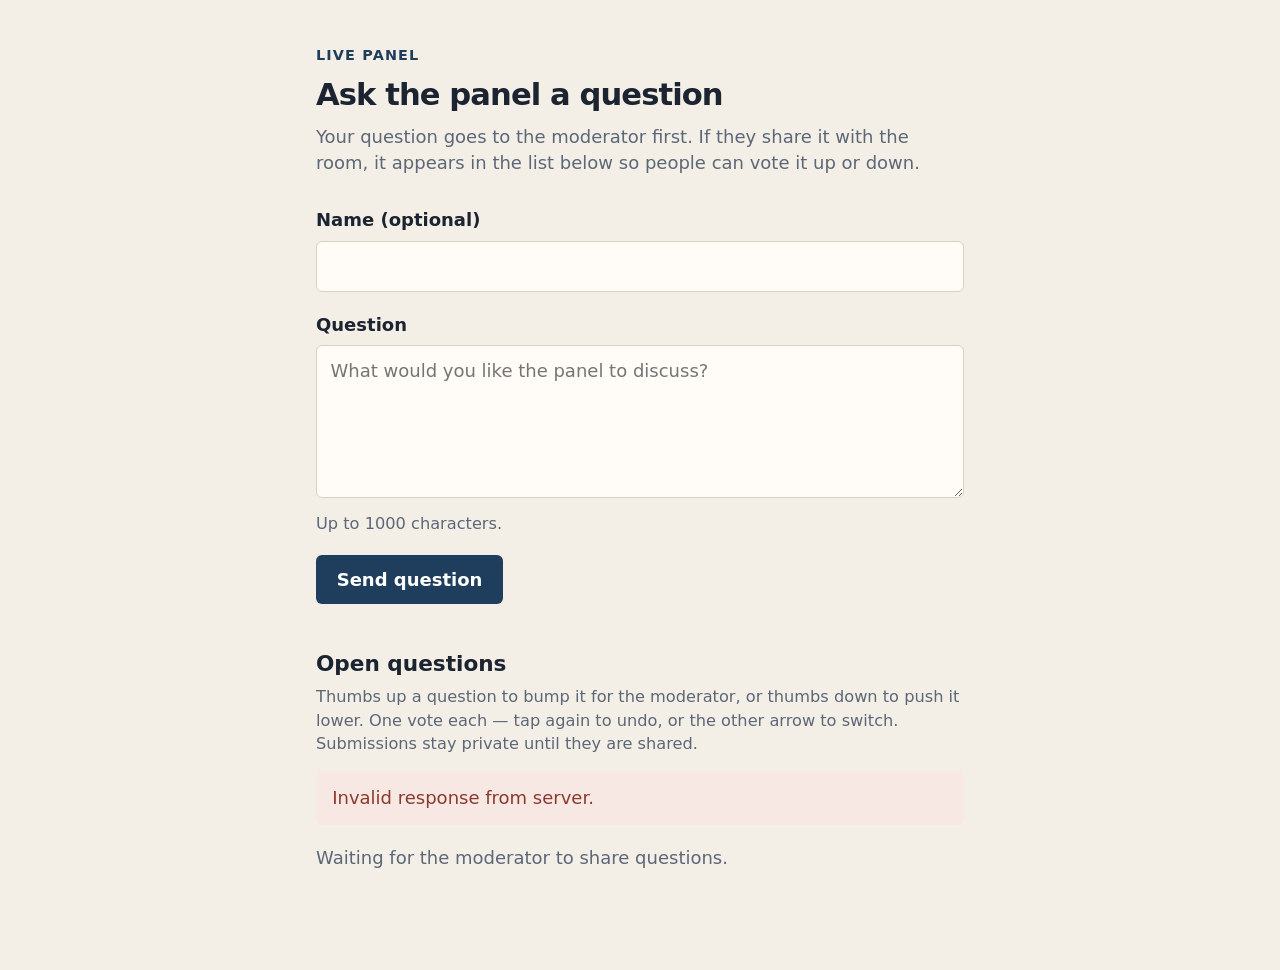
<file: index.html>
<!DOCTYPE html>
<html lang="en">
  <head>
    <meta charset="utf-8" />
    <meta name="viewport" content="width=device-width, initial-scale=1" />
    <title>CSCD Panel Q&amp;A</title>
    <link rel="stylesheet" href="css/style.css" />
  </head>
  <body>
    <main class="wrap">
      <header class="page-head">
        <span class="kicker">Live panel</span>
        <h1>Ask the panel a question</h1>
        <p>
          Your question goes to the moderator first. If they share it with the
          room, it appears in the list below so people can vote it up or down.
        </p>
      </header>

      <p id="status" class="banner" hidden role="status"></p>

      <form id="question-form">
        <div class="field">
          <label for="name">Name (optional)</label>
          <input
            id="name"
            name="name"
            type="text"
            maxlength="100"
            autocomplete="name"
          />
        </div>
        <div class="field">
          <label for="body">Question</label>
          <textarea
            id="body"
            name="body"
            required
            maxlength="1000"
            placeholder="What would you like the panel to discuss?"
          ></textarea>
          <p class="hint">Up to 1000 characters.</p>
        </div>
        <div class="actions">
          <button type="submit" id="submit-btn">Send question</button>
        </div>
      </form>

      <section class="section-head" aria-labelledby="wall-heading">
        <h2 id="wall-heading">Open questions</h2>
        <p class="hint">Thumbs up a question to bump it for the moderator, or thumbs down to push it lower. One vote each — tap again to undo, or the other arrow to switch. Submissions stay private until they are shared.</p>
      </section>
      <p id="wall-status" class="banner" hidden role="status"></p>
      <p id="wall-empty" class="empty">Waiting for the moderator to share questions.</p>
      <div id="wall-list" class="wall-list"></div>
    </main>
    <script src="js/submit.js"></script>
    <script src="js/wall.js"></script>
  </body>
</html>
</file>
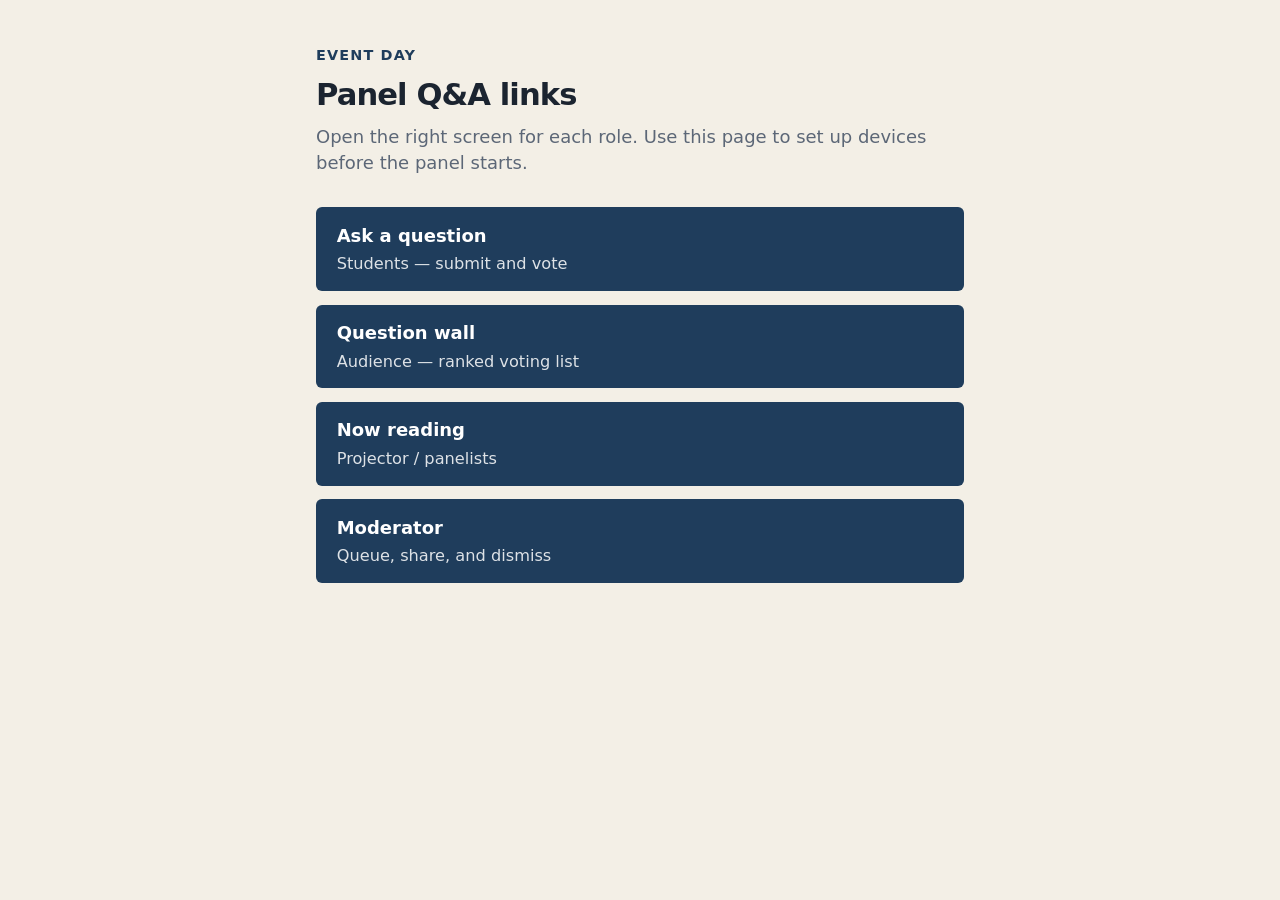
<file: dashboard.html>
<!DOCTYPE html>
<html lang="en">
  <head>
    <meta charset="utf-8" />
    <meta name="viewport" content="width=device-width, initial-scale=1" />
    <title>Event day — CSCD Panel</title>
    <link rel="stylesheet" href="css/style.css?v=2" />
    <style>
      /* Keep nav buttons self-contained so a stale cached style.css still works on cPanel. */
      .dash-nav {
        display: flex;
        flex-direction: column;
        gap: 0.75rem;
      }
      .dash-nav a {
        display: block;
        text-decoration: none;
        background: var(--navy, #1f3d5c);
        color: #fff;
        border-radius: 6px;
        padding: 0.85rem 1.15rem;
      }
      .dash-nav a:hover {
        background: var(--navy-hover, #163049);
      }
      .dash-nav a:focus-visible {
        outline: 2px solid var(--navy, #1f3d5c);
        outline-offset: 2px;
      }
      .dash-nav .dash-label {
        display: block;
        font-weight: 650;
      }
      .dash-nav .dash-role {
        display: block;
        margin-top: 0.2rem;
        font-size: 0.9rem;
        opacity: 0.85;
      }
    </style>
  </head>
  <body>
    <main class="wrap">
      <header class="page-head">
        <span class="kicker">Event day</span>
        <h1>Panel Q&amp;A links</h1>
        <p>Open the right screen for each role. Use this page to set up devices before the panel starts.</p>
      </header>

      <nav class="dash-nav" aria-label="Panel sections">
        <a href="index.html">
          <span class="dash-label">Ask a question</span>
          <span class="dash-role">Students — submit and vote</span>
        </a>
        <a href="wall.html">
          <span class="dash-label">Question wall</span>
          <span class="dash-role">Audience — ranked voting list</span>
        </a>
        <a href="display.html">
          <span class="dash-label">Now reading</span>
          <span class="dash-role">Projector / panelists</span>
        </a>
        <a href="moderator.html">
          <span class="dash-label">Moderator</span>
          <span class="dash-role">Queue, share, and dismiss</span>
        </a>
      </nav>
    </main>
  </body>
</html>
</file>
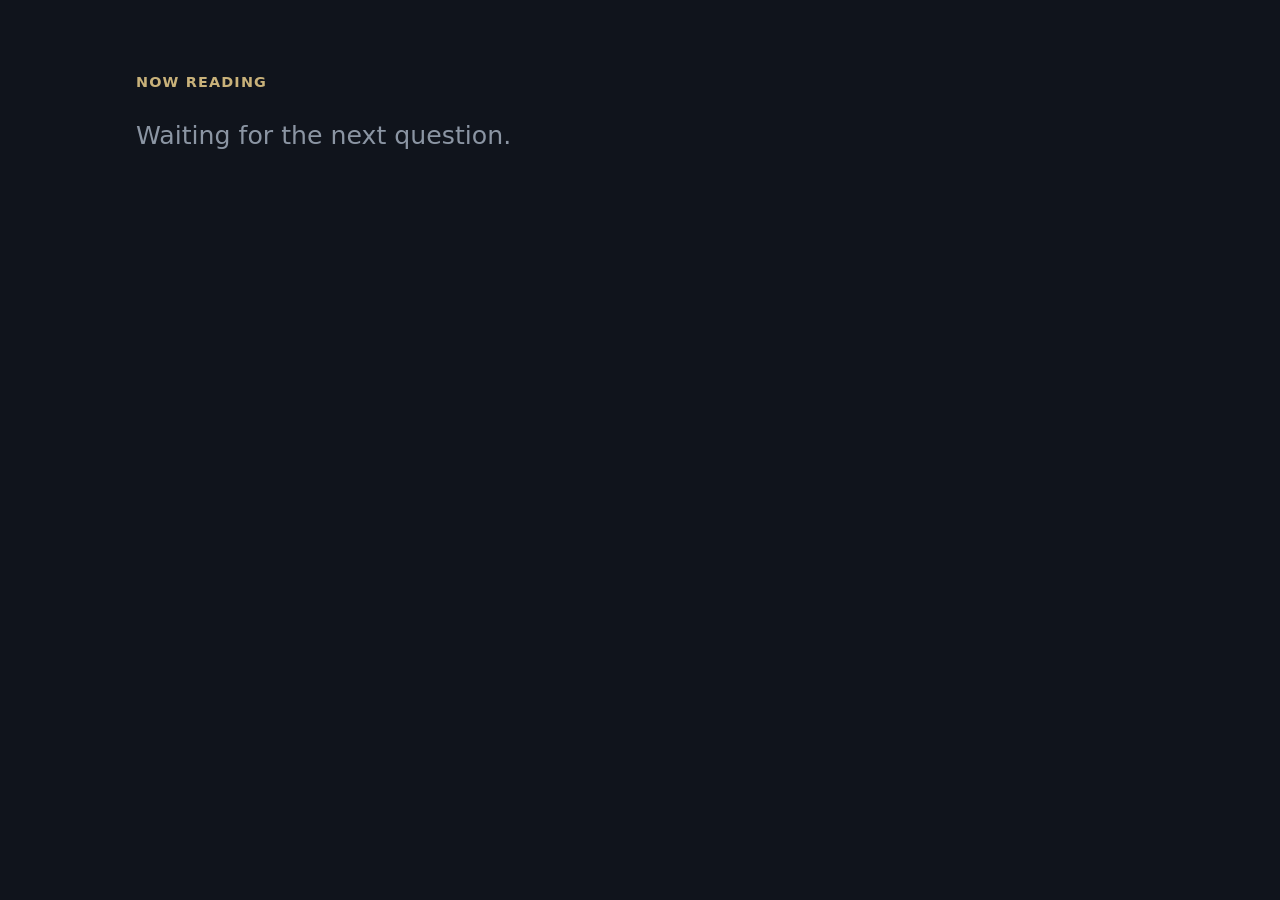
<file: display.html>
<!DOCTYPE html>
<html lang="en">
  <head>
    <meta charset="utf-8" />
    <meta name="viewport" content="width=device-width, initial-scale=1" />
    <title>Now reading — CSCD Panel</title>
    <link rel="stylesheet" href="css/style.css" />
  </head>
  <body class="display">
    <main class="wrap">
      <span class="kicker">Now reading</span>
      <p id="display-empty" class="empty-display">Waiting for the next question.</p>
      <section id="display-card" hidden>
        <h1 id="display-body"></h1>
        <p id="display-who" class="who"></p>
      </section>
    </main>
    <script src="js/display.js"></script>
  </body>
</html>
</file>
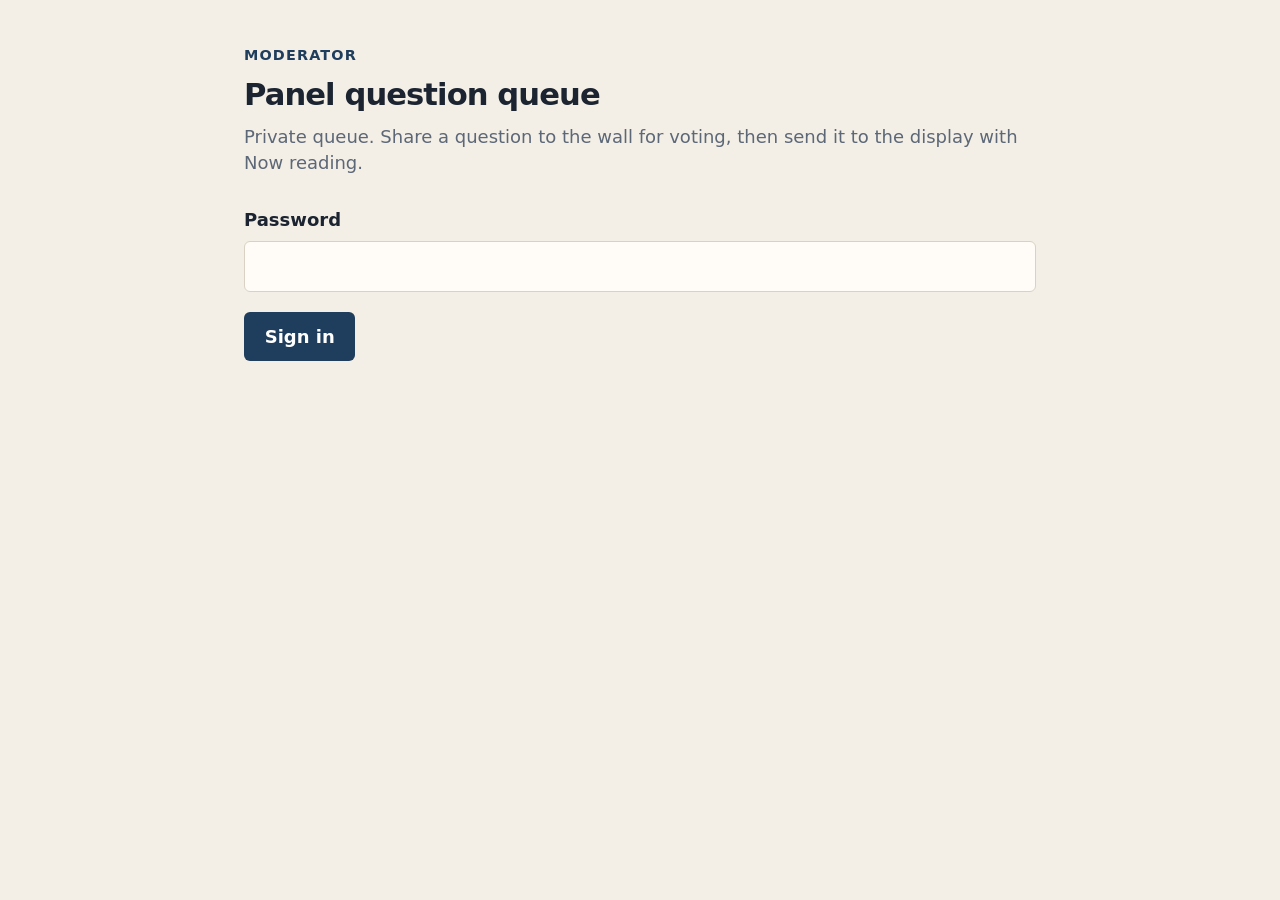
<file: moderator.html>
<!DOCTYPE html>
<html lang="en">
  <head>
    <meta charset="utf-8" />
    <meta name="viewport" content="width=device-width, initial-scale=1" />
    <title>Moderator — CSCD Panel Q&amp;A</title>
    <link rel="stylesheet" href="css/style.css" />
  </head>
  <body class="moderator">
    <main class="wrap">
      <header class="page-head">
        <span class="kicker">Moderator</span>
        <h1>Panel question queue</h1>
        <p>Private queue. Share a question to the wall for voting, then send it to the display with Now reading.</p>
      </header>

      <p id="status" class="banner" hidden role="status"></p>

      <section id="login-panel" class="panel">
        <form id="login-form">
          <div class="field">
            <label for="password">Password</label>
            <input
              id="password"
              name="password"
              type="password"
              required
              autocomplete="current-password"
            />
          </div>
          <div class="actions">
            <button type="submit" id="login-btn">Sign in</button>
          </div>
        </form>
      </section>

      <section id="queue-panel" class="panel" hidden>
        <div class="mod-bar">
          <div>
            <h2>Pending</h2>
            <p class="live">Updates every few seconds</p>
          </div>
          <button type="button" class="secondary" id="logout-btn">Sign out</button>
        </div>

        <p id="pending-empty" class="empty" hidden>No questions waiting.</p>
        <div id="pending-list"></div>

        <details class="handled">
          <summary>Already handled (<span id="handled-count">0</span>)</summary>
          <p id="handled-empty" class="empty" hidden>Nothing marked asked or dismissed yet.</p>
          <div id="handled-list"></div>
        </details>
      </section>
    </main>
    <script src="js/moderator.js"></script>
  </body>
</html>
</file>
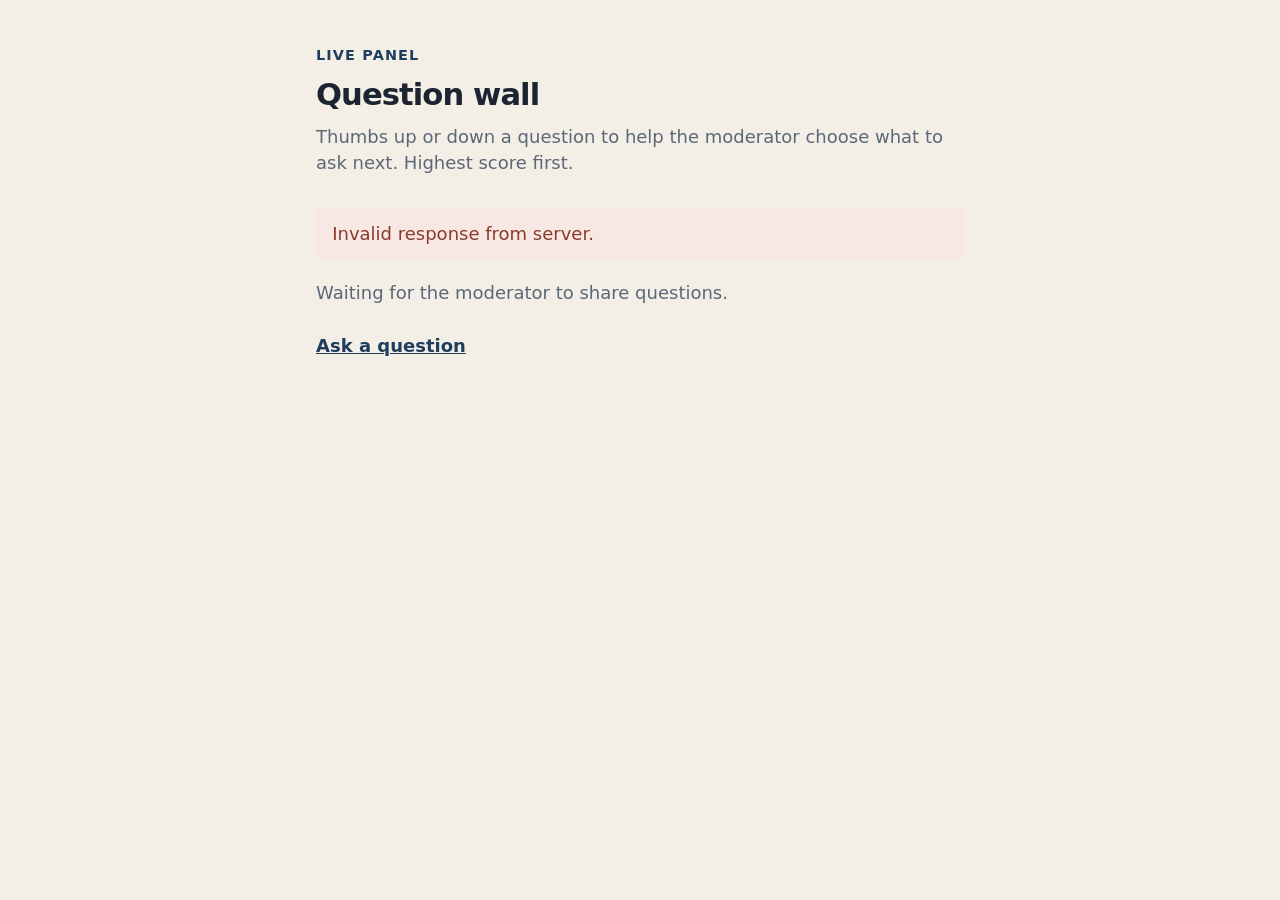
<file: wall.html>
<!DOCTYPE html>
<html lang="en">
  <head>
    <meta charset="utf-8" />
    <meta name="viewport" content="width=device-width, initial-scale=1" />
    <title>Question wall — CSCD Panel</title>
    <link rel="stylesheet" href="css/style.css" />
  </head>
  <body>
    <main class="wrap">
      <header class="page-head">
        <span class="kicker">Live panel</span>
        <h1>Question wall</h1>
        <p>Thumbs up or down a question to help the moderator choose what to ask next. Highest score first.</p>
      </header>

      <p id="wall-status" class="banner" hidden role="status"></p>
      <p id="wall-empty" class="empty">Waiting for the moderator to share questions.</p>
      <div id="wall-list" class="wall-list"></div>
      <p class="ask-link"><a href="index.html">Ask a question</a></p>
    </main>
    <script src="js/wall.js"></script>
  </body>
</html>
</file>
<file: css/style.css>
:root {
  --ink: #1b2430;
  --muted: #5c6777;
  --paper: #f3efe6;
  --card: #fffcf7;
  --navy: #1f3d5c;
  --navy-hover: #163049;
  --line: #d9d1c3;
  --danger: #8a3b2d;
  --ok: #246644;
  --ok-bg: #e5f4ea;
  --err-bg: #f8e8e4;
}

* {
  box-sizing: border-box;
}

html {
  font-size: 18px;
}

body {
  margin: 0;
  font-family: "Segoe UI", system-ui, -apple-system, sans-serif;
  background: var(--paper);
  color: var(--ink);
  line-height: 1.45;
}

.wrap {
  width: min(36rem, calc(100% - 2rem));
  margin: 0 auto;
  padding: 2.5rem 0 4rem;
}

body.moderator .wrap {
  width: min(44rem, calc(100% - 2rem));
}

header.page-head {
  margin-bottom: 1.75rem;
}

header.page-head p {
  margin: 0.35rem 0 0;
  color: var(--muted);
}

h1 {
  margin: 0;
  font-size: 1.7rem;
  font-weight: 650;
  letter-spacing: -0.03em;
}

.kicker {
  display: block;
  margin-bottom: 0.4rem;
  font-size: 0.8rem;
  font-weight: 650;
  letter-spacing: 0.08em;
  text-transform: uppercase;
  color: var(--navy);
}

label {
  display: block;
  font-weight: 650;
  margin: 0 0 0.4rem;
}

.field {
  margin-bottom: 1.1rem;
}

.hint {
  margin: 0.35rem 0 0;
  color: var(--muted);
  font-size: 0.9rem;
}

input[type="text"],
input[type="password"],
textarea {
  width: 100%;
  font: inherit;
  color: var(--ink);
  background: var(--card);
  border: 1px solid var(--line);
  border-radius: 6px;
  padding: 0.65rem 0.75rem;
}

input:focus,
textarea:focus,
button:focus-visible {
  outline: 2px solid var(--navy);
  outline-offset: 2px;
}

textarea {
  min-height: 8.5rem;
  resize: vertical;
}

.actions {
  display: flex;
  flex-wrap: wrap;
  gap: 0.6rem;
  align-items: center;
}

button {
  font: inherit;
  font-weight: 650;
  background: var(--navy);
  color: #fff;
  border: 0;
  border-radius: 6px;
  padding: 0.65rem 1.15rem;
  cursor: pointer;
}

button:hover {
  background: var(--navy-hover);
}

button:disabled {
  opacity: 0.6;
  cursor: not-allowed;
}

button.secondary {
  background: transparent;
  color: var(--ink);
  border: 1px solid var(--line);
}

button.secondary:hover {
  background: #ebe6dc;
}

.banner {
  margin: 0 0 1.1rem;
  padding: 0.75rem 0.9rem;
  border-radius: 6px;
}

.banner.ok {
  background: var(--ok-bg);
  color: var(--ok);
}

.banner.err {
  background: var(--err-bg);
  color: var(--danger);
}

.banner[hidden],
.panel[hidden] {
  display: none;
}

.mod-bar {
  display: flex;
  justify-content: space-between;
  gap: 1rem;
  align-items: baseline;
  margin-bottom: 1.25rem;
}

.mod-bar h2 {
  margin: 0;
  font-size: 1.15rem;
}

.live {
  color: var(--muted);
  font-size: 0.9rem;
}

.question {
  background: var(--card);
  border: 1px solid var(--line);
  border-radius: 8px;
  padding: 1rem 1.1rem 1.05rem;
  margin-bottom: 0.85rem;
}

.question header {
  display: flex;
  justify-content: space-between;
  gap: 0.75rem;
  color: var(--muted);
  font-size: 0.9rem;
}

.question .who {
  font-weight: 650;
  color: var(--ink);
}

.question .body {
  margin: 0.5rem 0 0.95rem;
  font-size: 1.35rem;
  font-weight: 500;
  letter-spacing: -0.02em;
  white-space: pre-wrap;
}

.question .badge {
  margin: 0.5rem 0 0;
  font-size: 0.8rem;
  font-weight: 650;
  letter-spacing: 0.04em;
  text-transform: uppercase;
  color: var(--muted);
}

.badge-row {
  display: flex;
  flex-wrap: wrap;
  gap: 0.4rem;
  margin: 0.15rem 0 0.55rem;
}

.pill {
  display: inline-block;
  font-size: 0.75rem;
  font-weight: 650;
  letter-spacing: 0.04em;
  text-transform: uppercase;
  padding: 0.15rem 0.45rem;
  border-radius: 999px;
  background: #ebe6dc;
  color: var(--muted);
}

.pill.on {
  background: #dce7f2;
  color: var(--navy);
}

.pill.live {
  background: #e4f3ea;
  color: var(--ok);
}

.vote-count {
  color: var(--muted);
  font-weight: 650;
  font-variant-numeric: tabular-nums;
}

.q-row {
  display: grid;
  grid-template-columns: 3.6rem 1fr;
  gap: 0.85rem;
  align-items: start;
}

.vote-box {
  display: flex;
  flex-direction: column;
  align-items: center;
  gap: 0.2rem;
  padding-top: 0.15rem;
}

.vote-box .count {
  font-size: 1.15rem;
  font-weight: 700;
  font-variant-numeric: tabular-nums;
  line-height: 1;
}

.vote-box button {
  padding: 0.2rem 0.5rem;
  min-width: 2.6rem;
  font-size: 0.95rem;
  line-height: 1.1;
}

.vote-box .count {
  margin: 0.15rem 0;
}

.vote-box button[data-vote="1"][aria-pressed="true"] {
  background: var(--navy);
  border-color: var(--navy);
  color: #fff;
}

.vote-box button[data-vote="-1"][aria-pressed="true"] {
  background: var(--danger);
  border-color: var(--danger);
  color: #fff;
}

.wall-list {
  margin-top: 0.5rem;
}

.ask-link {
  margin: 0.75rem 0 0;
}

.ask-link a {
  color: var(--navy);
  font-weight: 650;
}

.dash-nav {
  display: flex;
  flex-direction: column;
  gap: 0.75rem;
}

.dash-nav a {
  display: block;
  text-decoration: none;
  background: var(--navy);
  color: #fff;
  border-radius: 6px;
  padding: 0.85rem 1.15rem;
}

.dash-nav a:hover {
  background: var(--navy-hover);
}

.dash-nav a:focus-visible {
  outline: 2px solid var(--navy);
  outline-offset: 2px;
}

.dash-nav .dash-label {
  display: block;
  font-weight: 650;
}

.dash-nav .dash-role {
  display: block;
  margin-top: 0.2rem;
  font-size: 0.9rem;
  opacity: 0.85;
}

body.display {
  min-height: 100vh;
  background: #10141c;
  color: #f4f1ea;
}

body.display .wrap {
  width: min(56rem, calc(100% - 2.5rem));
  padding: 8vh 0 4rem;
}

body.display .kicker {
  color: #c9b27a;
}

body.display h1 {
  font-size: clamp(2rem, 6.5vw, 4.4rem);
  line-height: 1.15;
  letter-spacing: -0.04em;
}

body.display .who {
  margin-top: 1.25rem;
  font-size: 1.15rem;
  color: #b7c0cc;
}

body.display .empty-display {
  color: #8b95a3;
  font-size: 1.4rem;
}

.section-head {
  margin: 2.4rem 0 0.9rem;
}

.section-head h2 {
  margin: 0 0 0.3rem;
  font-size: 1.2rem;
}

.empty {
  color: var(--muted);
  margin: 0 0 1.5rem;
}

.handled {
  margin-top: 1.75rem;
}

.handled summary {
  cursor: pointer;
  font-weight: 650;
}

.handled .question .body {
  font-size: 1.05rem;
  font-weight: 400;
}

@media (max-width: 640px) {
  html {
    font-size: 16px;
  }

  .question .body {
    font-size: 1.2rem;
  }
}
</file>
